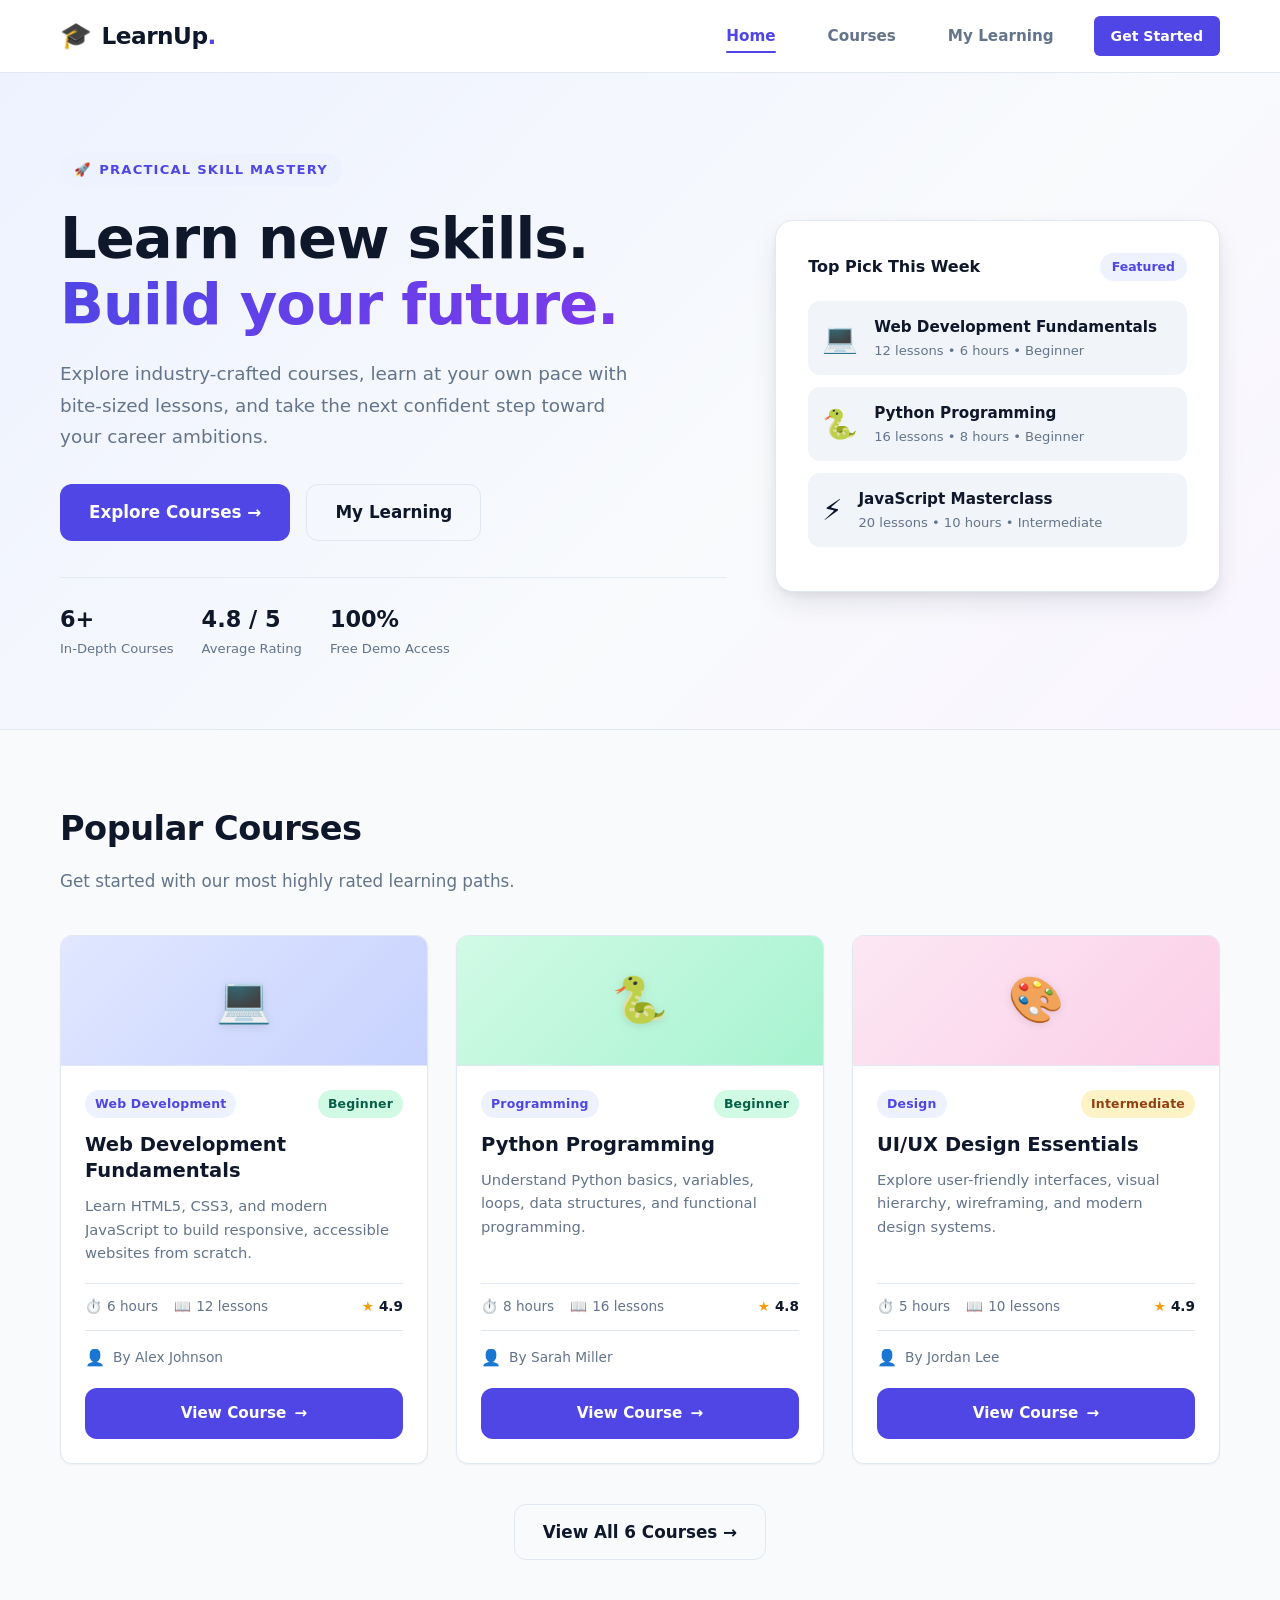
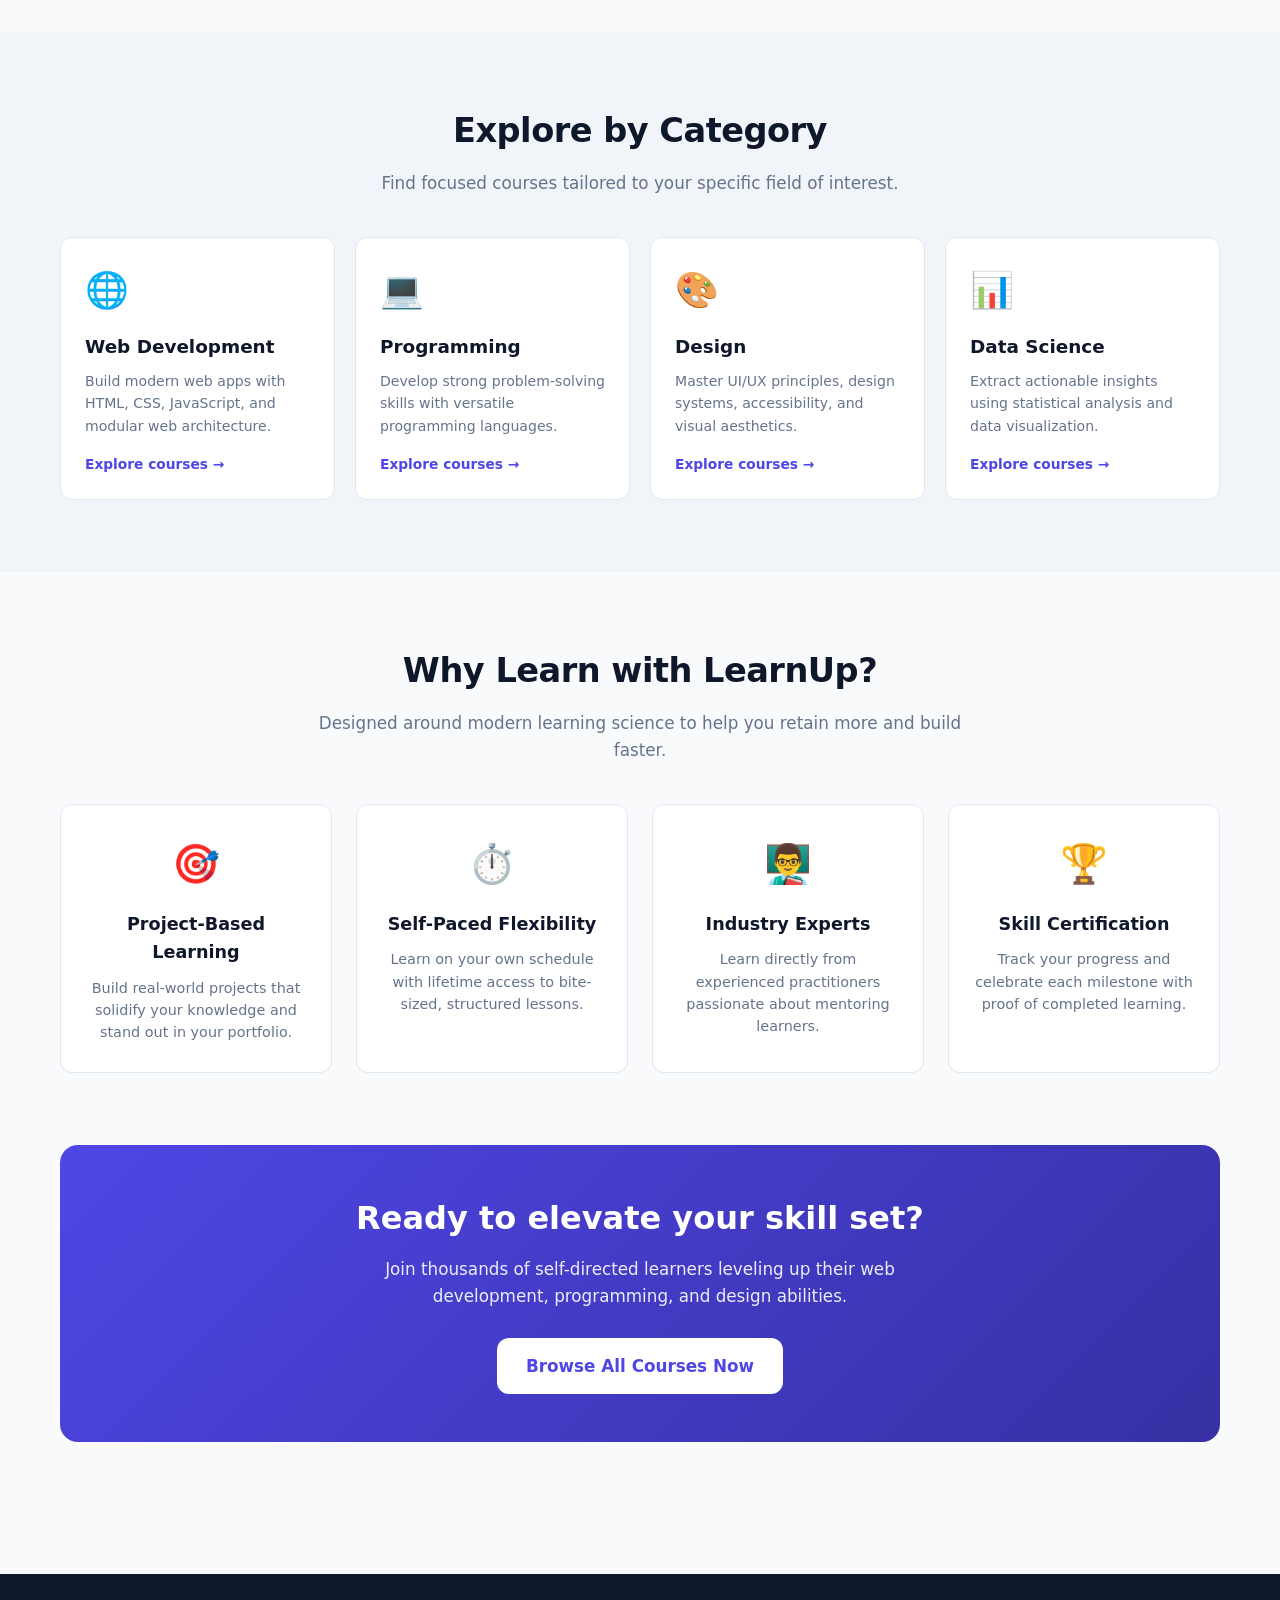
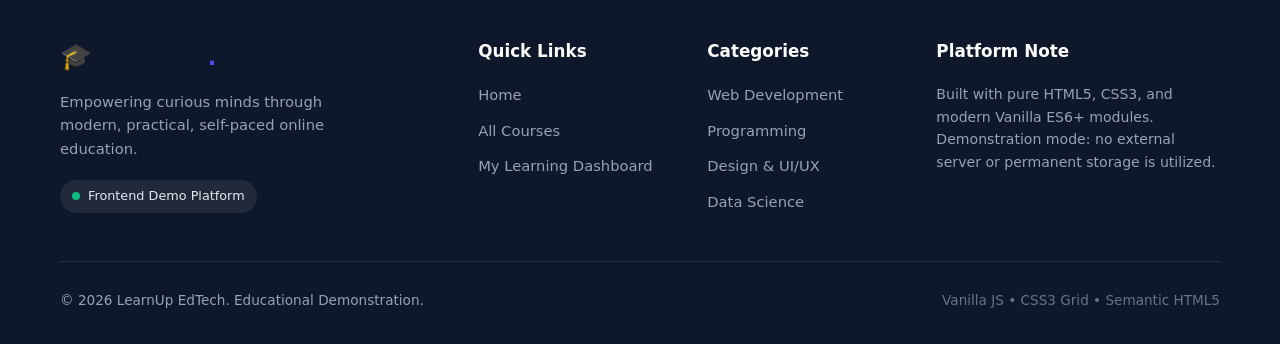
<file: index.html>
<!DOCTYPE html>
<html lang="en">
<head>
  <meta charset="UTF-8">
  <meta name="viewport" content="width=device-width, initial-scale=1.0">
  <meta name="description" content="LearnUp — Modern, practical, self-paced online courses to level up your career in tech, design, and data.">
  <title>LearnUp | Master New Skills & Build Your Future</title>
  <link rel="stylesheet" href="./css/style.css">
  <script type="module" src="./js/main.js"></script>
</head>
<body data-page="home">
  <header id="site-header"></header>
  <main id="page-content" tabindex="-1"></main>
  <footer id="site-footer"></footer>
</body>
</html>
</file>
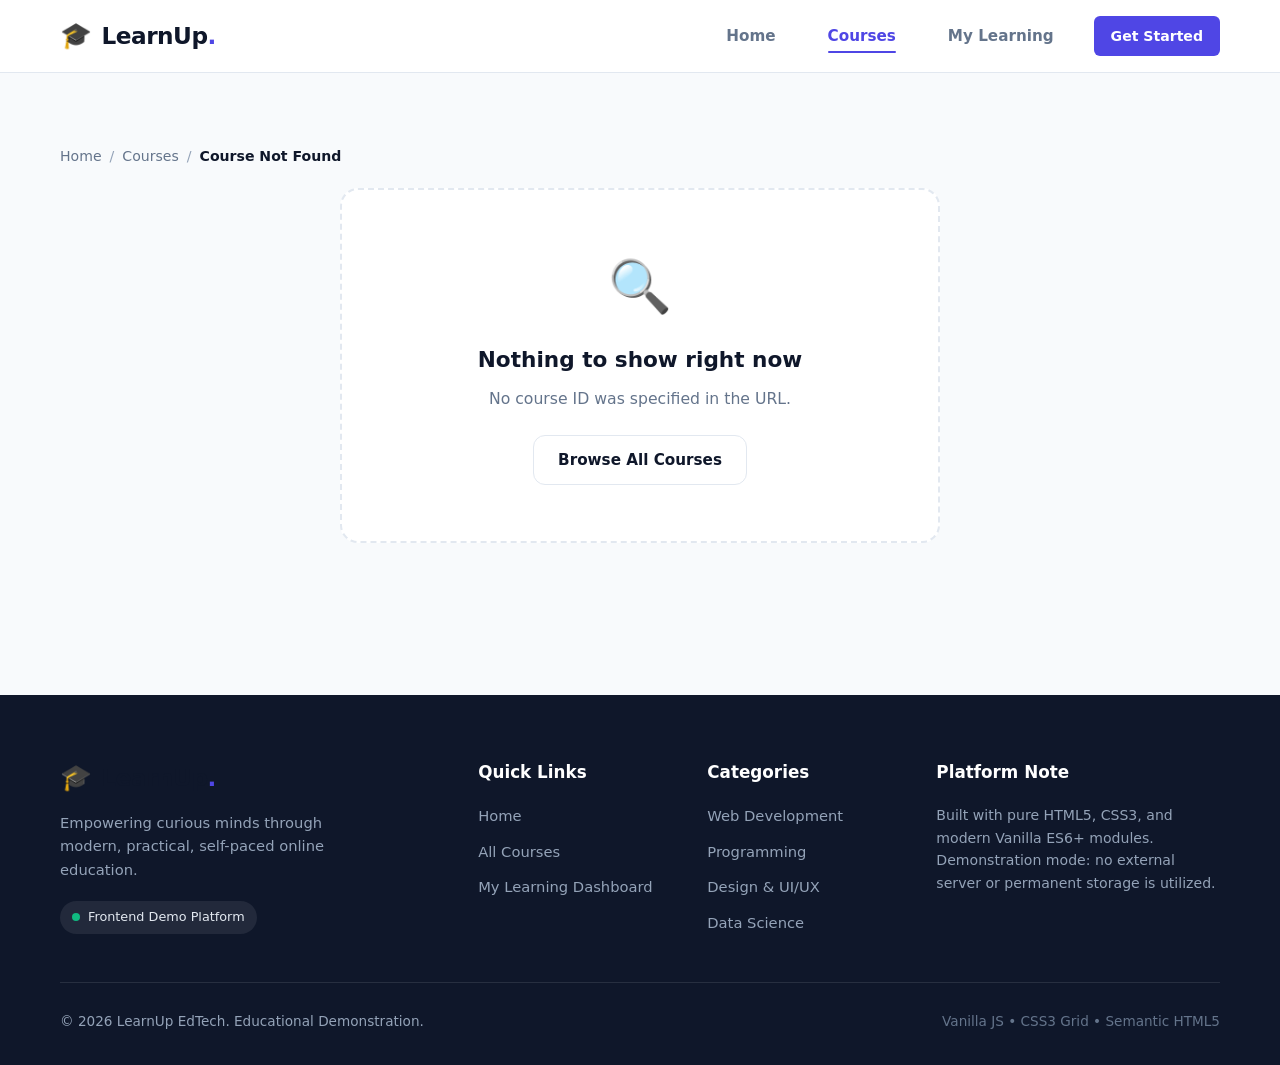
<file: course-details.html>
<!DOCTYPE html>
<html lang="en">
<head>
  <meta charset="UTF-8">
  <meta name="viewport" content="width=device-width, initial-scale=1.0">
  <meta name="description" content="View comprehensive course curriculum, instructor background, and lessons on LearnUp.">
  <title>Course Details | LearnUp</title>
  <link rel="stylesheet" href="./css/style.css">
  <script type="module" src="./js/main.js"></script>
</head>
<body data-page="course-details">
  <header id="site-header"></header>
  <main id="page-content" tabindex="-1"></main>
  <footer id="site-footer"></footer>
</body>
</html>
</file>
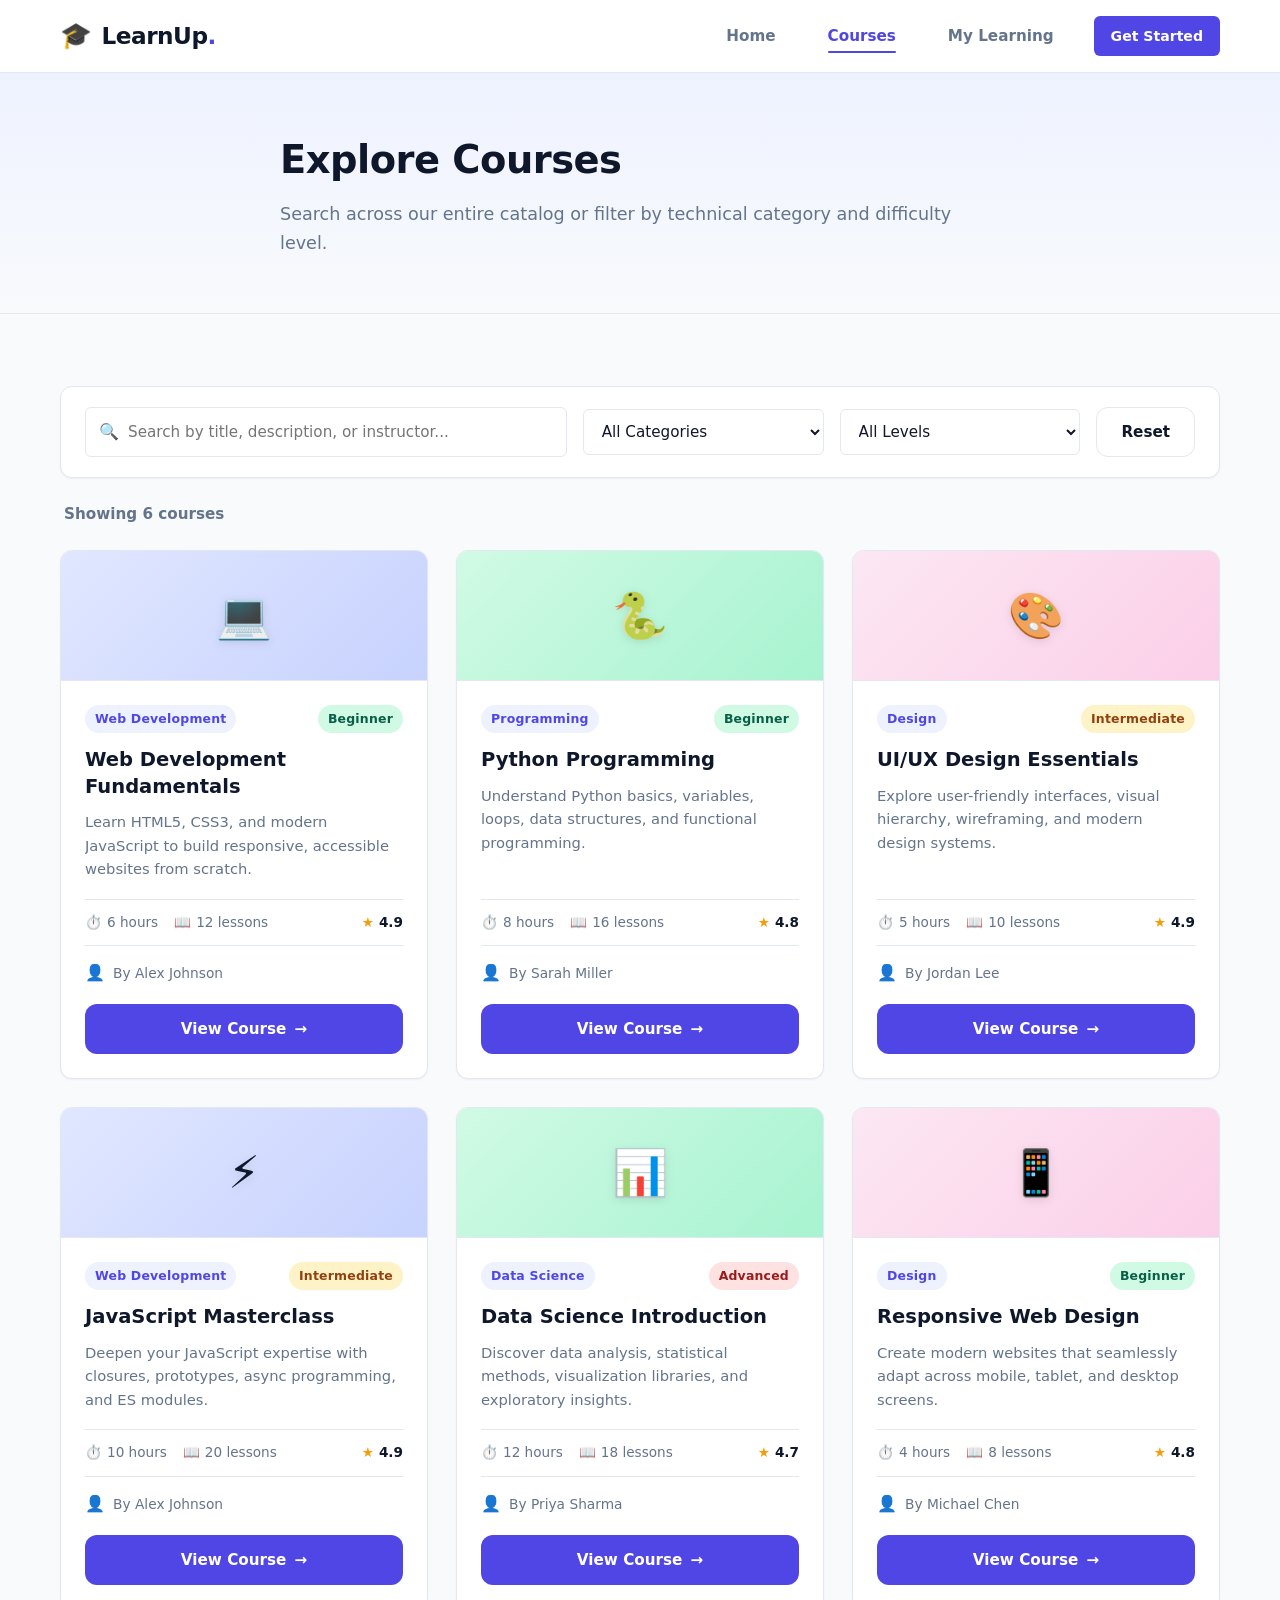
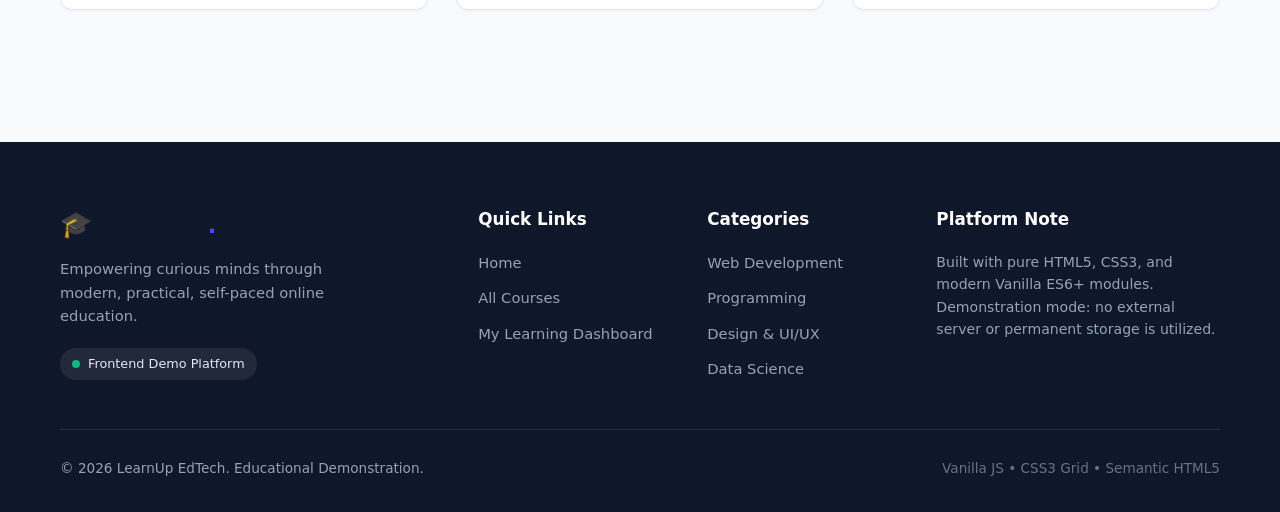
<file: courses.html>
<!DOCTYPE html>
<html lang="en">
<head>
  <meta charset="UTF-8">
  <meta name="viewport" content="width=device-width, initial-scale=1.0">
  <meta name="description" content="Explore LearnUp's full catalog of courses. Filter by topic, difficulty level, and search keywords in real-time.">
  <title>Explore Courses | LearnUp</title>
  <link rel="stylesheet" href="./css/style.css">
  <script type="module" src="./js/main.js"></script>
</head>
<body data-page="courses">
  <header id="site-header"></header>
  <main id="page-content" tabindex="-1"></main>
  <footer id="site-footer"></footer>
</body>
</html>
</file>
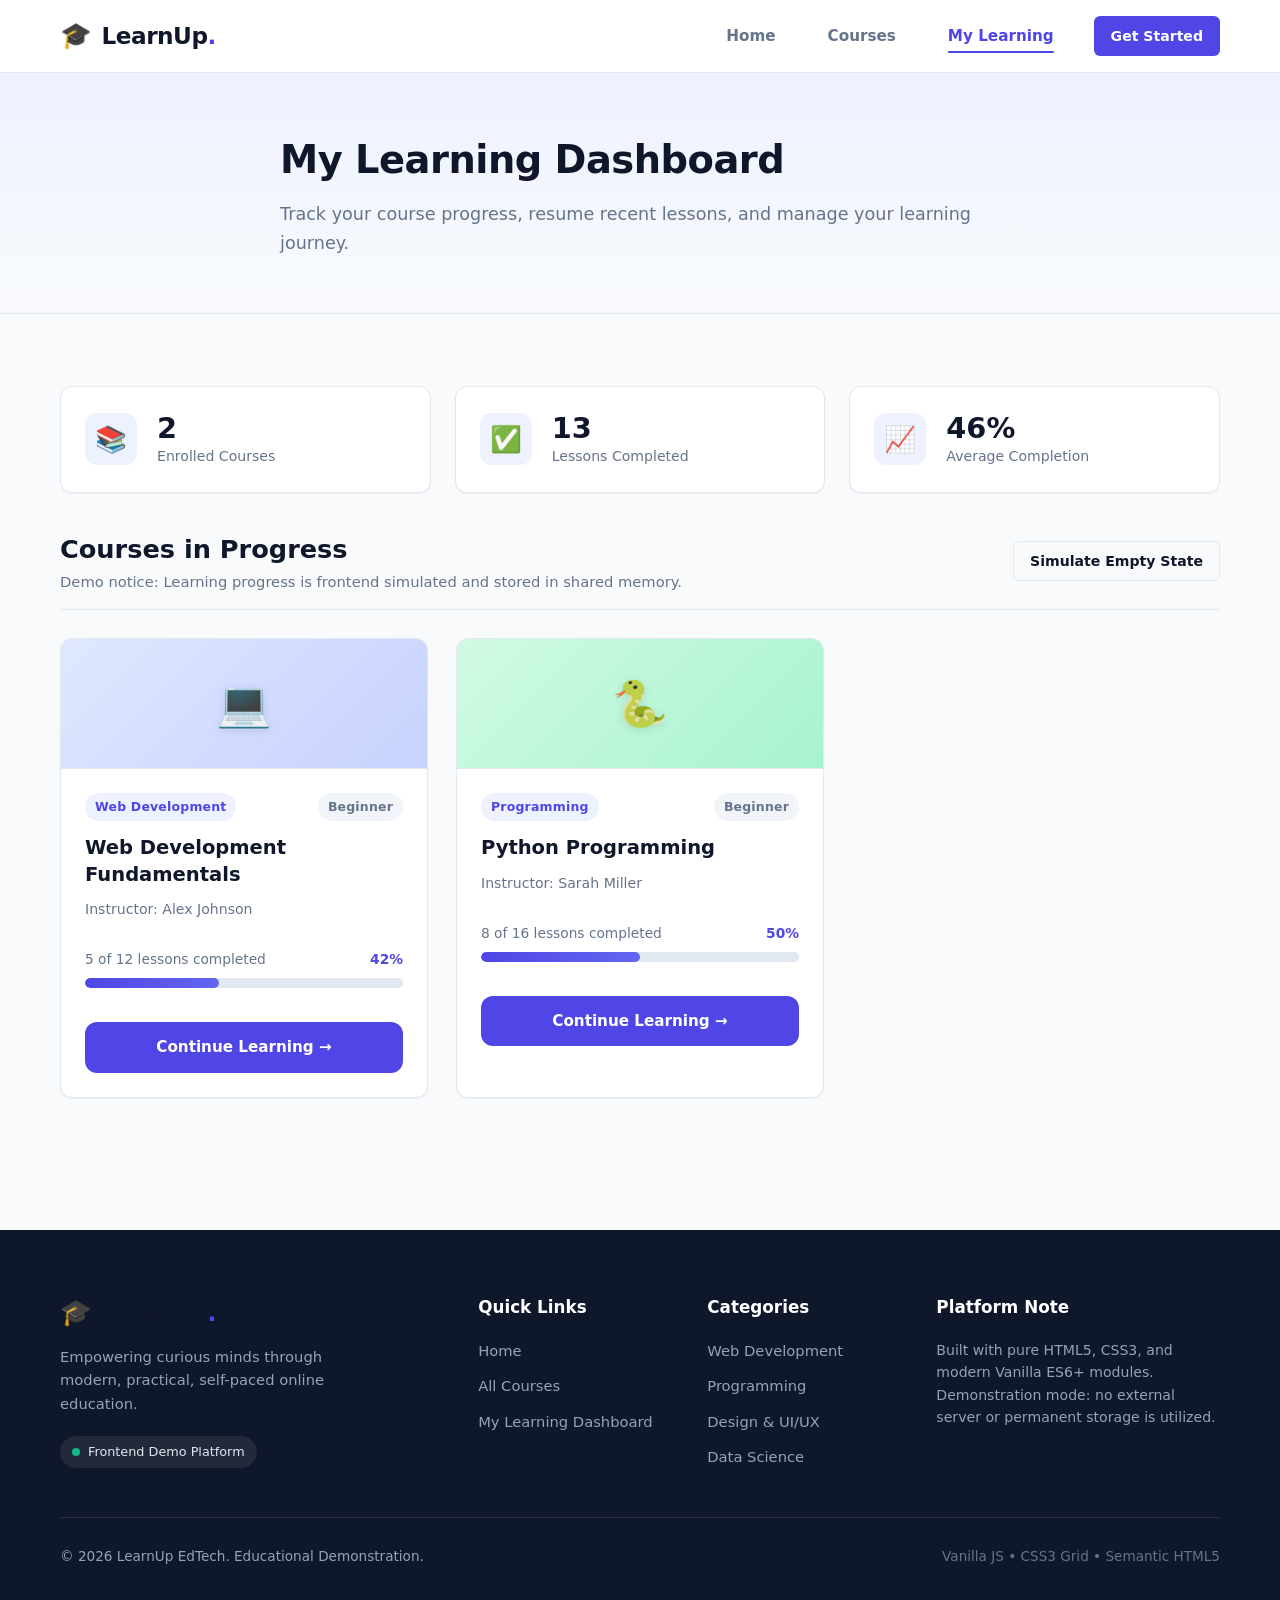
<file: dashboard.html>
<!DOCTYPE html>
<html lang="en">
<head>
  <meta charset="UTF-8">
  <meta name="viewport" content="width=device-width, initial-scale=1.0">
  <meta name="description" content="Track your enrolled courses, monitor your progress, and continue learning on LearnUp.">
  <title>My Learning Dashboard | LearnUp</title>
  <link rel="stylesheet" href="./css/style.css">
  <script type="module" src="./js/main.js"></script>
</head>
<body data-page="dashboard">
  <header id="site-header"></header>
  <main id="page-content" tabindex="-1"></main>
  <footer id="site-footer"></footer>
</body>
</html>
</file>
<file: css/style.css>
/* ==========================================================================
   LearnUp EdTech - Modern Responsive Design System
   ========================================================================== */

:root {
  /* Color Palette */
  --primary: #4f46e5;
  --primary-hover: #4338ca;
  --primary-light: #e0e7ff;
  --primary-ultralight: #eef2ff;
  --primary-text: #3730a3;

  --secondary: #0ea5e9;
  --secondary-light: #e0f2fe;

  --accent: #f59e0b;
  --accent-light: #fef3c7;

  --success: #10b981;
  --success-light: #d1fae5;
  --success-dark: #065f46;

  --warning: #f59e0b;
  --warning-light: #fef3c7;
  --warning-dark: #92400e;

  --info: #3b82f6;
  --info-light: #eff6ff;

  --background: #f8fafc;
  --surface: #ffffff;
  --surface-alt: #f1f5f9;
  --surface-subtle: #fafaf9;

  --text: #0f172a;
  --text-muted: #64748b;
  --text-light: #94a3b8;

  --border: #e2e8f0;
  --border-focus: #818cf8;

  /* Typography */
  --font-family: system-ui, -apple-system, BlinkMacSystemFont, "Segoe UI", Roboto, "Helvetica Neue", Arial, sans-serif;

  /* Spacing & Sizing */
  --radius-sm: 6px;
  --radius: 12px;
  --radius-lg: 18px;
  --radius-full: 9999px;

  /* Elevation Shadows */
  --shadow-sm: 0 1px 2px 0 rgba(15, 23, 42, 0.05);
  --shadow: 0 4px 16px -2px rgba(15, 23, 42, 0.08), 0 2px 4px -2px rgba(15, 23, 42, 0.04);
  --shadow-lg: 0 12px 28px -4px rgba(15, 23, 42, 0.12), 0 4px 8px -2px rgba(15, 23, 42, 0.06);

  /* Transitions */
  --transition: all 0.2s cubic-bezier(0.4, 0, 0.2, 1);
}

/* ==========================================================================
   Base & Reset
   ========================================================================== */

*, *::before, *::after {
  box-sizing: border-box;
  margin: 0;
  padding: 0;
}

html {
  scroll-behavior: smooth;
  font-size: 16px;
}

body {
  font-family: var(--font-family);
  background-color: var(--background);
  color: var(--text);
  line-height: 1.6;
  -webkit-font-smoothing: antialiased;
  -moz-osx-font-smoothing: grayscale;
  display: flex;
  flex-direction: column;
  min-height: 100vh;
}

main {
  flex: 1 0 auto;
}

a {
  color: inherit;
  text-decoration: none;
  transition: var(--transition);
}

img {
  max-width: 100%;
  display: block;
}

button, input, select, textarea {
  font: inherit;
  color: inherit;
}

button {
  cursor: pointer;
  background: none;
  border: none;
}

/* Accessibility Focus States */
:focus-visible {
  outline: 2px solid var(--primary);
  outline-offset: 3px;
  border-radius: var(--radius-sm);
}

/* Skip to Content Link */
.skip-link {
  position: absolute;
  top: -100px;
  left: 20px;
  background: var(--primary);
  color: #ffffff;
  padding: 12px 20px;
  border-radius: var(--radius-sm);
  z-index: 1000;
  font-weight: 700;
  transition: top 0.2s ease;
}

.skip-link:focus {
  top: 16px;
}

.container {
  width: min(1160px, 92%);
  margin-inline: auto;
}

/* ==========================================================================
   Header & Navigation
   ========================================================================== */

.site-header {
  background: var(--surface);
  border-bottom: 1px solid var(--border);
  position: sticky;
  top: 0;
  z-index: 100;
  backdrop-filter: blur(8px);
  background-color: rgba(255, 255, 255, 0.95);
}

.navbar-container {
  display: flex;
  align-items: center;
}

.navbar {
  width: 100%;
  min-height: 72px;
  display: flex;
  justify-content: space-between;
  align-items: center;
  gap: 24px;
}

.logo {
  display: inline-flex;
  align-items: center;
  gap: 10px;
  font-size: 1.45rem;
  font-weight: 800;
  color: var(--text);
  letter-spacing: -0.5px;
}

.logo-mark {
  font-size: 1.6rem;
  line-height: 1;
}

.logo-text {
  color: var(--text);
}

.logo-dot {
  color: var(--primary);
}

.nav-links {
  display: flex;
  align-items: center;
  gap: 28px;
  list-style: none;
}

.nav-link {
  color: var(--text-muted);
  font-weight: 600;
  font-size: 0.95rem;
  padding: 8px 12px;
  border-radius: var(--radius-sm);
  position: relative;
}

.nav-link:hover {
  color: var(--primary);
}

.nav-link.active {
  color: var(--primary);
  font-weight: 700;
}

.nav-link.active::after {
  content: "";
  position: absolute;
  bottom: 0;
  left: 12px;
  right: 12px;
  height: 2px;
  background-color: var(--primary);
  border-radius: var(--radius-full);
}

.nav-toggle {
  display: none;
  flex-direction: column;
  justify-content: space-between;
  width: 32px;
  height: 24px;
  padding: 3px;
  border-radius: var(--radius-sm);
}

.nav-toggle-bar {
  width: 100%;
  height: 3px;
  background-color: var(--text);
  border-radius: 2px;
  transition: var(--transition);
}

/* ==========================================================================
   Buttons & Badges
   ========================================================================== */

.btn {
  display: inline-flex;
  align-items: center;
  justify-content: center;
  gap: 8px;
  padding: 12px 24px;
  font-size: 0.95rem;
  font-weight: 600;
  border-radius: var(--radius);
  border: 1px solid transparent;
  transition: var(--transition);
  text-align: center;
}

.btn-sm {
  padding: 8px 16px;
  font-size: 0.88rem;
  border-radius: var(--radius-sm);
}

.btn-lg {
  padding: 14px 28px;
  font-size: 1.05rem;
}

.btn-block {
  width: 100%;
}

.btn-primary {
  background-color: var(--primary);
  color: #ffffff;
}

.btn-primary:hover {
  background-color: var(--primary-hover);
  box-shadow: 0 4px 12px rgba(79, 70, 229, 0.35);
  transform: translateY(-1px);
}

.btn-outline {
  background-color: transparent;
  border-color: var(--border);
  color: var(--text);
}

.btn-outline:hover {
  background-color: var(--surface-alt);
  border-color: var(--text-muted);
  color: var(--primary);
}

.btn-nav {
  background-color: var(--primary);
  color: #ffffff;
}

.btn-nav:hover {
  background-color: var(--primary-hover);
}

.btn-secondary {
  background-color: var(--surface-alt);
  color: var(--text);
}

.btn-secondary:hover {
  background-color: var(--border);
}

.btn:disabled, .btn[aria-disabled="true"] {
  opacity: 0.65;
  cursor: not-allowed;
  pointer-events: none;
}

/* Tags & Badges */
.tag {
  display: inline-flex;
  align-items: center;
  padding: 4px 10px;
  border-radius: var(--radius-full);
  font-size: 0.78rem;
  font-weight: 700;
  letter-spacing: 0.2px;
}

.tag-category {
  background-color: var(--primary-ultralight);
  color: var(--primary);
}

.tag-difficulty {
  background-color: var(--surface-alt);
  color: var(--text-muted);
}

.tag-diff-beginner {
  background-color: var(--success-light);
  color: var(--success-dark);
}

.tag-diff-intermediate {
  background-color: var(--accent-light);
  color: var(--warning-dark);
}

.tag-diff-advanced {
  background-color: #fee2e2;
  color: #991b1b;
}

/* ==========================================================================
   Hero Section
   ========================================================================== */

.hero {
  padding: 80px 0 70px;
  background: linear-gradient(135deg, #eef2ff 0%, #f8fafc 60%, #faf5ff 100%);
  border-bottom: 1px solid var(--border);
  position: relative;
  overflow: hidden;
}

.hero-grid {
  display: grid;
  grid-template-columns: 1.2fr 0.8fr;
  gap: 48px;
  align-items: center;
}

.hero-eyebrow {
  display: inline-flex;
  align-items: center;
  gap: 8px;
  background-color: var(--primary-ultralight);
  color: var(--primary);
  font-weight: 700;
  font-size: 0.82rem;
  text-transform: uppercase;
  letter-spacing: 1.2px;
  padding: 6px 14px;
  border-radius: var(--radius-full);
  margin-bottom: 20px;
}

.hero h1 {
  font-size: clamp(2.4rem, 4.5vw, 3.8rem);
  line-height: 1.15;
  letter-spacing: -1px;
  margin-bottom: 20px;
  font-weight: 800;
}

.hero-gradient-text {
  background: linear-gradient(135deg, var(--primary) 0%, #7c3aed 100%);
  -webkit-background-clip: text;
  -webkit-text-fill-color: transparent;
}

.hero p.hero-lead {
  font-size: 1.15rem;
  color: var(--text-muted);
  max-width: 580px;
  margin-bottom: 32px;
  line-height: 1.7;
}

.hero-actions {
  display: flex;
  flex-wrap: wrap;
  gap: 16px;
  margin-bottom: 36px;
}

.hero-stats-strip {
  display: flex;
  flex-wrap: wrap;
  gap: 28px;
  padding-top: 24px;
  border-top: 1px solid rgba(226, 232, 240, 0.8);
}

.hero-stat-item {
  display: flex;
  flex-direction: column;
}

.hero-stat-number {
  font-size: 1.4rem;
  font-weight: 800;
  color: var(--text);
}

.hero-stat-label {
  font-size: 0.82rem;
  color: var(--text-muted);
}

.hero-visual-card {
  background: var(--surface);
  border: 1px solid var(--border);
  border-radius: var(--radius-lg);
  padding: 32px;
  box-shadow: var(--shadow-lg);
  position: relative;
}

.hero-visual-header {
  display: flex;
  align-items: center;
  justify-content: space-between;
  margin-bottom: 20px;
}

.hero-badge-pill {
  font-size: 0.78rem;
  font-weight: 700;
  color: var(--primary);
  background: var(--primary-ultralight);
  padding: 4px 12px;
  border-radius: var(--radius-full);
}

.hero-preview-item {
  display: flex;
  align-items: center;
  gap: 16px;
  padding: 14px;
  background: var(--surface-alt);
  border-radius: var(--radius);
  margin-bottom: 12px;
  transition: var(--transition);
}

.hero-preview-item:hover {
  background: var(--primary-ultralight);
}

.hero-preview-icon {
  font-size: 1.8rem;
}

.hero-preview-title {
  font-size: 0.95rem;
  font-weight: 700;
  color: var(--text);
}

.hero-preview-sub {
  font-size: 0.82rem;
  color: var(--text-muted);
}

/* ==========================================================================
   Section Layouts & Page Banners
   ========================================================================== */

.section {
  padding: 72px 0;
}

.section-alt {
  background-color: var(--surface-alt);
}

.section-heading {
  margin-bottom: 40px;
}

.section-heading.text-center {
  text-align: center;
  max-width: 680px;
  margin-inline: auto;
}

.section-heading h2 {
  font-size: 2.1rem;
  letter-spacing: -0.5px;
  margin-bottom: 12px;
  font-weight: 800;
}

.section-heading p {
  color: var(--text-muted);
  font-size: 1.05rem;
}

.section-footer-cta {
  margin-top: 40px;
  text-align: center;
}

/* Page Banner */
.page-banner {
  padding: 56px 0;
  background: linear-gradient(180deg, #eef2ff 0%, var(--background) 100%);
  border-bottom: 1px solid var(--border);
}

.page-banner-content {
  max-width: 720px;
}

.page-banner h1 {
  font-size: 2.4rem;
  font-weight: 800;
  letter-spacing: -0.5px;
  margin-bottom: 10px;
}

.page-banner p {
  color: var(--text-muted);
  font-size: 1.1rem;
}

.breadcrumb-nav {
  margin-bottom: 16px;
}

.breadcrumb-list {
  display: flex;
  align-items: center;
  gap: 8px;
  list-style: none;
  font-size: 0.88rem;
  color: var(--text-muted);
}

.breadcrumb-list li:not(:last-child)::after {
  content: "/";
  margin-left: 8px;
  color: var(--text-light);
}

.breadcrumb-list a:hover {
  color: var(--primary);
  text-decoration: underline;
}

.breadcrumb-current {
  color: var(--text);
  font-weight: 600;
}

/* ==========================================================================
   Course Cards & Grid
   ========================================================================== */

.course-grid {
  display: grid;
  grid-template-columns: repeat(3, minmax(0, 1fr));
  gap: 28px;
}

.course-card {
  background: var(--surface);
  border: 1px solid var(--border);
  border-radius: var(--radius);
  overflow: hidden;
  box-shadow: var(--shadow-sm);
  display: flex;
  flex-direction: column;
  transition: var(--transition);
}

.course-card:hover {
  transform: translateY(-4px);
  box-shadow: var(--shadow-lg);
  border-color: #cbd5e1;
}

.course-banner {
  min-height: 130px;
  display: grid;
  place-items: center;
  background: linear-gradient(135deg, #e0e7ff 0%, #c7d2fe 100%);
  border-bottom: 1px solid var(--border);
}

.course-card:nth-child(3n + 2) .course-banner {
  background: linear-gradient(135deg, #d1fae5 0%, #a7f3d0 100%);
}

.course-card:nth-child(3n) .course-banner {
  background: linear-gradient(135deg, #fce7f3 0%, #fbcfe8 100%);
}

.course-icon {
  font-size: 2.8rem;
  filter: drop-shadow(0 2px 4px rgba(0, 0, 0, 0.1));
}

.course-info {
  padding: 24px;
  display: flex;
  flex-direction: column;
  flex: 1;
}

.course-header-meta {
  display: flex;
  align-items: center;
  justify-content: space-between;
  gap: 8px;
  margin-bottom: 14px;
}

.course-title {
  font-size: 1.22rem;
  font-weight: 700;
  line-height: 1.35;
  margin-bottom: 10px;
}

.course-title a:hover {
  color: var(--primary);
}

.course-description {
  color: var(--text-muted);
  font-size: 0.92rem;
  line-height: 1.6;
  margin-bottom: 18px;
  display: -webkit-box;
  -webkit-line-clamp: 3;
  -webkit-box-orient: vertical;
  overflow: hidden;
  flex: 1;
}

.course-meta {
  display: flex;
  align-items: center;
  gap: 16px;
  padding: 12px 0;
  border-top: 1px solid var(--border);
  border-bottom: 1px solid var(--border);
  margin-bottom: 14px;
  font-size: 0.85rem;
  color: var(--text-muted);
}

.meta-item {
  display: inline-flex;
  align-items: center;
  gap: 5px;
}

.meta-icon.star {
  color: #f59e0b;
}

.rating-item {
  margin-left: auto;
  font-weight: 700;
  color: var(--text);
}

.course-instructor {
  display: flex;
  align-items: center;
  gap: 8px;
  font-size: 0.86rem;
  color: var(--text-muted);
  margin-bottom: 18px;
}

.instructor-avatar {
  font-size: 1rem;
}

.course-card-footer {
  margin-top: auto;
}

/* ==========================================================================
   Category Cards & Grid
   ========================================================================== */

.category-grid {
  display: grid;
  grid-template-columns: repeat(4, minmax(0, 1fr));
  gap: 20px;
}

.category-card {
  background: var(--surface);
  border: 1px solid var(--border);
  border-radius: var(--radius);
  padding: 24px;
  transition: var(--transition);
  display: flex;
  flex-direction: column;
}

.category-card:hover {
  transform: translateY(-3px);
  border-color: var(--primary);
  box-shadow: var(--shadow);
}

.category-icon {
  font-size: 2.2rem;
  margin-bottom: 14px;
}

.category-title {
  font-size: 1.15rem;
  font-weight: 700;
  margin-bottom: 8px;
}

.category-desc {
  font-size: 0.88rem;
  color: var(--text-muted);
  margin-bottom: 16px;
  flex: 1;
}

.category-link {
  font-size: 0.86rem;
  font-weight: 700;
  color: var(--primary);
}

/* ==========================================================================
   Benefits / Features Grid
   ========================================================================== */

.benefits-grid {
  display: grid;
  grid-template-columns: repeat(4, minmax(0, 1fr));
  gap: 24px;
}

.benefit-card {
  background: var(--surface);
  border: 1px solid var(--border);
  border-radius: var(--radius);
  padding: 28px 22px;
  text-align: center;
  transition: var(--transition);
}

.benefit-card:hover {
  box-shadow: var(--shadow);
  border-color: #cbd5e1;
}

.benefit-icon {
  font-size: 2.4rem;
  margin-bottom: 16px;
  display: inline-block;
}

.benefit-title {
  font-size: 1.1rem;
  font-weight: 700;
  margin-bottom: 10px;
}

.benefit-desc {
  font-size: 0.9rem;
  color: var(--text-muted);
  line-height: 1.55;
}

/* ==========================================================================
   Filters & Search Toolbar
   ========================================================================== */

.filter-toolbar {
  background: var(--surface);
  border: 1px solid var(--border);
  border-radius: var(--radius);
  padding: 20px 24px;
  margin-bottom: 24px;
  box-shadow: var(--shadow-sm);
}

.filter-controls {
  display: flex;
  flex-wrap: wrap;
  gap: 16px;
  align-items: center;
}

.search-box-wrapper {
  flex: 2;
  min-width: 260px;
  position: relative;
}

.search-icon {
  position: absolute;
  left: 14px;
  top: 50%;
  transform: translateY(-50%);
  color: var(--text-muted);
  pointer-events: none;
}

.search-input {
  width: 100%;
  padding: 12px 14px 12px 42px;
  border: 1px solid var(--border);
  border-radius: var(--radius-sm);
  background: var(--surface);
  color: var(--text);
  font-size: 0.95rem;
  transition: var(--transition);
}

.search-input:focus {
  border-color: var(--primary);
  box-shadow: 0 0 0 3px rgba(79, 70, 229, 0.15);
  outline: none;
}

.filter-select-wrapper {
  flex: 1;
  min-width: 180px;
}

.filter-select {
  width: 100%;
  padding: 12px 14px;
  border: 1px solid var(--border);
  border-radius: var(--radius-sm);
  background-color: var(--surface);
  color: var(--text);
  font-size: 0.95rem;
  transition: var(--transition);
  cursor: pointer;
}

.filter-select:focus {
  border-color: var(--primary);
  outline: none;
}

.filter-reset-wrapper {
  flex: 0 0 auto;
}

.filter-status-bar {
  display: flex;
  justify-content: space-between;
  align-items: center;
  flex-wrap: wrap;
  gap: 12px;
  margin-bottom: 24px;
  padding: 0 4px;
}

.course-count-badge {
  font-size: 0.95rem;
  font-weight: 600;
  color: var(--text-muted);
}

.active-filters-chips {
  display: flex;
  flex-wrap: wrap;
  gap: 8px;
}

.filter-chip {
  display: inline-flex;
  align-items: center;
  gap: 6px;
  padding: 4px 12px;
  background-color: var(--primary-ultralight);
  color: var(--primary);
  border-radius: var(--radius-full);
  font-size: 0.82rem;
  font-weight: 600;
}

/* ==========================================================================
   Course Details Page
   ========================================================================== */

.course-details-layout {
  display: grid;
  grid-template-columns: 2fr 1fr;
  gap: 40px;
  align-items: start;
}

.course-details-main {
  display: flex;
  flex-direction: column;
  gap: 36px;
}

.course-hero-header {
  background: var(--surface);
  border: 1px solid var(--border);
  border-radius: var(--radius-lg);
  padding: 36px;
  box-shadow: var(--shadow-sm);
}

.course-hero-badges {
  display: flex;
  flex-wrap: wrap;
  gap: 10px;
  margin-bottom: 16px;
}

.course-hero-title {
  font-size: 2.2rem;
  font-weight: 800;
  line-height: 1.25;
  margin-bottom: 16px;
  letter-spacing: -0.5px;
}

.course-hero-lead {
  font-size: 1.1rem;
  color: var(--text-muted);
  line-height: 1.7;
  margin-bottom: 24px;
}

.course-hero-meta-grid {
  display: grid;
  grid-template-columns: repeat(auto-fit, minmax(130px, 1fr));
  gap: 16px;
  padding-top: 20px;
  border-top: 1px solid var(--border);
}

.hero-meta-block {
  display: flex;
  flex-direction: column;
}

.meta-block-label {
  font-size: 0.78rem;
  color: var(--text-muted);
  text-transform: uppercase;
  font-weight: 700;
  letter-spacing: 0.5px;
}

.meta-block-val {
  font-size: 1rem;
  font-weight: 700;
  color: var(--text);
  margin-top: 4px;
}

/* Card Section Blocks */
.details-card-block {
  background: var(--surface);
  border: 1px solid var(--border);
  border-radius: var(--radius-lg);
  padding: 32px;
  box-shadow: var(--shadow-sm);
}

.details-block-heading {
  font-size: 1.4rem;
  font-weight: 800;
  margin-bottom: 20px;
  display: flex;
  align-items: center;
  gap: 10px;
}

.outcomes-list {
  display: grid;
  grid-template-columns: repeat(2, minmax(0, 1fr));
  gap: 16px;
  list-style: none;
}

.outcome-item {
  display: flex;
  align-items: flex-start;
  gap: 12px;
  font-size: 0.95rem;
}

.outcome-check {
  display: inline-flex;
  align-items: center;
  justify-content: center;
  width: 22px;
  height: 22px;
  background-color: var(--success-light);
  color: var(--success-dark);
  border-radius: var(--radius-full);
  font-size: 0.8rem;
  font-weight: 800;
  flex-shrink: 0;
  margin-top: 2px;
}

/* Curriculum Accordion / Modules */
.curriculum-module {
  border: 1px solid var(--border);
  border-radius: var(--radius);
  margin-bottom: 16px;
  overflow: hidden;
}

.module-header {
  background: var(--surface-alt);
  padding: 16px 20px;
  font-weight: 700;
  font-size: 1.05rem;
  display: flex;
  justify-content: space-between;
  align-items: center;
}

.module-lessons-list {
  list-style: none;
  background: var(--surface);
}

.lesson-row {
  display: flex;
  justify-content: space-between;
  align-items: center;
  padding: 14px 20px;
  border-top: 1px solid var(--border);
  font-size: 0.92rem;
  transition: var(--transition);
}

.lesson-row:hover {
  background-color: var(--surface-subtle);
}

.lesson-left {
  display: flex;
  align-items: center;
  gap: 12px;
}

.lesson-icon {
  color: var(--primary);
  font-size: 1rem;
}

.lesson-preview-tag {
  font-size: 0.72rem;
  font-weight: 700;
  background-color: var(--primary-ultralight);
  color: var(--primary);
  padding: 2px 8px;
  border-radius: var(--radius-full);
}

.lesson-duration {
  font-size: 0.85rem;
  color: var(--text-muted);
}

/* Instructor Bio */
.instructor-profile-card {
  display: flex;
  align-items: center;
  gap: 20px;
}

.instructor-large-avatar {
  width: 64px;
  height: 64px;
  background: var(--primary-ultralight);
  color: var(--primary);
  border-radius: var(--radius-full);
  display: grid;
  place-items: center;
  font-size: 2rem;
  flex-shrink: 0;
}

.instructor-profile-info h4 {
  font-size: 1.15rem;
  font-weight: 700;
  margin-bottom: 4px;
}

.instructor-role {
  color: var(--text-muted);
  font-size: 0.9rem;
}

/* Sticky Enrollment Sidebar */
.details-sidebar-card {
  position: sticky;
  top: 96px;
  background: var(--surface);
  border: 1px solid var(--border);
  border-radius: var(--radius-lg);
  padding: 32px;
  box-shadow: var(--shadow-lg);
}

.sidebar-price-tag {
  font-size: 2rem;
  font-weight: 800;
  color: var(--primary);
  margin-bottom: 4px;
}

.sidebar-demo-badge {
  font-size: 0.82rem;
  color: var(--text-muted);
  margin-bottom: 24px;
}

.sidebar-features-list {
  list-style: none;
  margin: 24px 0;
  display: flex;
  flex-direction: column;
  gap: 14px;
  font-size: 0.92rem;
}

.sidebar-feature-item {
  display: flex;
  align-items: center;
  gap: 10px;
}

.sidebar-feature-icon {
  color: var(--success);
  font-weight: 800;
}

/* Interactive Feedback Alert */
.enrollment-alert {
  padding: 16px;
  border-radius: var(--radius);
  margin-top: 20px;
  font-size: 0.9rem;
  line-height: 1.5;
  display: flex;
  align-items: flex-start;
  gap: 12px;
  animation: fadeIn 0.3s ease;
}

.enrollment-alert-success {
  background-color: var(--success-light);
  border: 1px solid #86efac;
  color: var(--success-dark);
}

.enrollment-alert-info {
  background-color: var(--info-light);
  border: 1px solid #93c5fd;
  color: #1e40af;
}

@keyframes fadeIn {
  from { opacity: 0; transform: translateY(-4px); }
  to { opacity: 1; transform: translateY(0); }
}

/* ==========================================================================
   Dashboard Page
   ========================================================================== */

.dashboard-overview-grid {
  display: grid;
  grid-template-columns: repeat(3, minmax(0, 1fr));
  gap: 24px;
  margin-bottom: 36px;
}

.overview-metric-card {
  background: var(--surface);
  border: 1px solid var(--border);
  border-radius: var(--radius);
  padding: 24px;
  box-shadow: var(--shadow-sm);
  display: flex;
  align-items: center;
  gap: 20px;
}

.metric-icon-box {
  width: 52px;
  height: 52px;
  border-radius: var(--radius);
  background: var(--primary-ultralight);
  color: var(--primary);
  display: grid;
  place-items: center;
  font-size: 1.6rem;
  flex-shrink: 0;
}

.metric-info {
  display: flex;
  flex-direction: column;
}

.metric-val {
  font-size: 1.8rem;
  font-weight: 800;
  line-height: 1.2;
}

.metric-label {
  font-size: 0.88rem;
  color: var(--text-muted);
}

.dashboard-controls-bar {
  display: flex;
  justify-content: space-between;
  align-items: center;
  flex-wrap: wrap;
  gap: 16px;
  margin-bottom: 28px;
  padding-bottom: 16px;
  border-bottom: 1px solid var(--border);
}

.dashboard-title-group h2 {
  font-size: 1.6rem;
  font-weight: 800;
}

.dashboard-title-group p {
  color: var(--text-muted);
  font-size: 0.92rem;
}

/* Accessible Progress Bar Component */
.progress-wrapper {
  margin: 16px 0;
}

.progress-labels {
  display: flex;
  justify-content: space-between;
  align-items: center;
  font-size: 0.86rem;
  margin-bottom: 8px;
}

.progress-status {
  color: var(--text-muted);
}

.progress-percent {
  font-weight: 700;
  color: var(--primary);
}

.progress-track {
  height: 10px;
  background-color: var(--border);
  border-radius: var(--radius-full);
  overflow: hidden;
  position: relative;
}

.progress-fill {
  height: 100%;
  background: linear-gradient(90deg, var(--primary) 0%, #6366f1 100%);
  border-radius: inherit;
  transition: width 0.4s ease;
}

/* Empty State Component */
.empty-state {
  padding: 56px 24px;
  text-align: center;
  background: var(--surface);
  border: 2px dashed var(--border);
  border-radius: var(--radius-lg);
  max-width: 600px;
  margin: 20px auto;
}

.empty-icon {
  font-size: 3.2rem;
  margin-bottom: 16px;
}

.empty-title {
  font-size: 1.35rem;
  font-weight: 800;
  margin-bottom: 8px;
}

.empty-text {
  color: var(--text-muted);
  font-size: 0.98rem;
  margin-bottom: 24px;
  max-width: 440px;
  margin-inline: auto;
}

/* ==========================================================================
   Footer
   ========================================================================== */

.site-footer {
  background: #0f172a;
  color: #94a3b8;
  padding: 64px 0 32px;
  margin-top: 60px;
}

.footer-content {
  display: flex;
  flex-direction: column;
  gap: 48px;
}

.footer-grid {
  display: grid;
  grid-template-columns: 2fr 1fr 1fr 1.5fr;
  gap: 40px;
}

.logo-footer {
  color: #ffffff;
  margin-bottom: 14px;
}

.footer-desc {
  font-size: 0.92rem;
  line-height: 1.6;
  max-width: 320px;
  margin-bottom: 20px;
}

.footer-badge {
  display: inline-flex;
  align-items: center;
  gap: 8px;
  font-size: 0.8rem;
  background: rgba(255, 255, 255, 0.08);
  color: #e2e8f0;
  padding: 6px 12px;
  border-radius: var(--radius-full);
}

.badge-dot {
  width: 8px;
  height: 8px;
  border-radius: 50%;
  background-color: var(--success);
}

.footer-heading {
  color: #ffffff;
  font-size: 1.05rem;
  font-weight: 700;
  margin-bottom: 18px;
}

.footer-links {
  list-style: none;
  display: flex;
  flex-direction: column;
  gap: 12px;
  font-size: 0.92rem;
}

.footer-links a:hover {
  color: #ffffff;
}

.footer-note {
  font-size: 0.88rem;
  line-height: 1.6;
}

.footer-bottom {
  display: flex;
  justify-content: space-between;
  align-items: center;
  flex-wrap: wrap;
  gap: 16px;
  padding-top: 28px;
  border-top: 1px solid rgba(255, 255, 255, 0.1);
  font-size: 0.85rem;
}

.footer-tech {
  color: #64748b;
}

/* ==========================================================================
   Responsive Media Queries
   ========================================================================== */

@media (max-width: 1024px) {
  .course-grid {
    grid-template-columns: repeat(2, minmax(0, 1fr));
  }

  .category-grid {
    grid-template-columns: repeat(2, minmax(0, 1fr));
  }

  .benefits-grid {
    grid-template-columns: repeat(2, minmax(0, 1fr));
  }

  .footer-grid {
    grid-template-columns: 1fr 1fr;
    gap: 32px;
  }
}

@media (max-width: 840px) {
  .hero-grid {
    grid-template-columns: 1fr;
    gap: 36px;
  }

  .course-details-layout {
    grid-template-columns: 1fr;
  }

  .details-sidebar-card {
    position: static;
  }

  .dashboard-overview-grid {
    grid-template-columns: 1fr;
    gap: 16px;
  }

  .outcomes-list {
    grid-template-columns: 1fr;
  }
}

@media (max-width: 768px) {
  .nav-toggle {
    display: flex;
  }

  .nav-links {
    display: none;
    position: absolute;
    top: 72px;
    left: 0;
    right: 0;
    background: var(--surface);
    flex-direction: column;
    padding: 24px;
    border-bottom: 1px solid var(--border);
    box-shadow: var(--shadow-lg);
    gap: 16px;
  }

  .nav-links.open {
    display: flex;
  }

  .nav-link {
    width: 100%;
    padding: 10px 14px;
  }

  .nav-action-item {
    width: 100%;
    padding-top: 8px;
  }

  .nav-action-item .btn {
    width: 100%;
  }

  .filter-controls {
    flex-direction: column;
    align-items: stretch;
  }

  .search-box-wrapper,
  .filter-select-wrapper,
  .filter-reset-wrapper {
    width: 100%;
  }
}

@media (max-width: 580px) {
  .course-grid {
    grid-template-columns: 1fr;
  }

  .category-grid {
    grid-template-columns: 1fr;
  }

  .benefits-grid {
    grid-template-columns: 1fr;
  }

  .hero {
    padding: 48px 0;
  }

  .hero h1 {
    font-size: 2.1rem;
  }

  .section {
    padding: 48px 0;
  }

  .footer-grid {
    grid-template-columns: 1fr;
  }

  .course-hero-header {
    padding: 24px;
  }

  .details-card-block {
    padding: 20px;
  }
}
</file>
